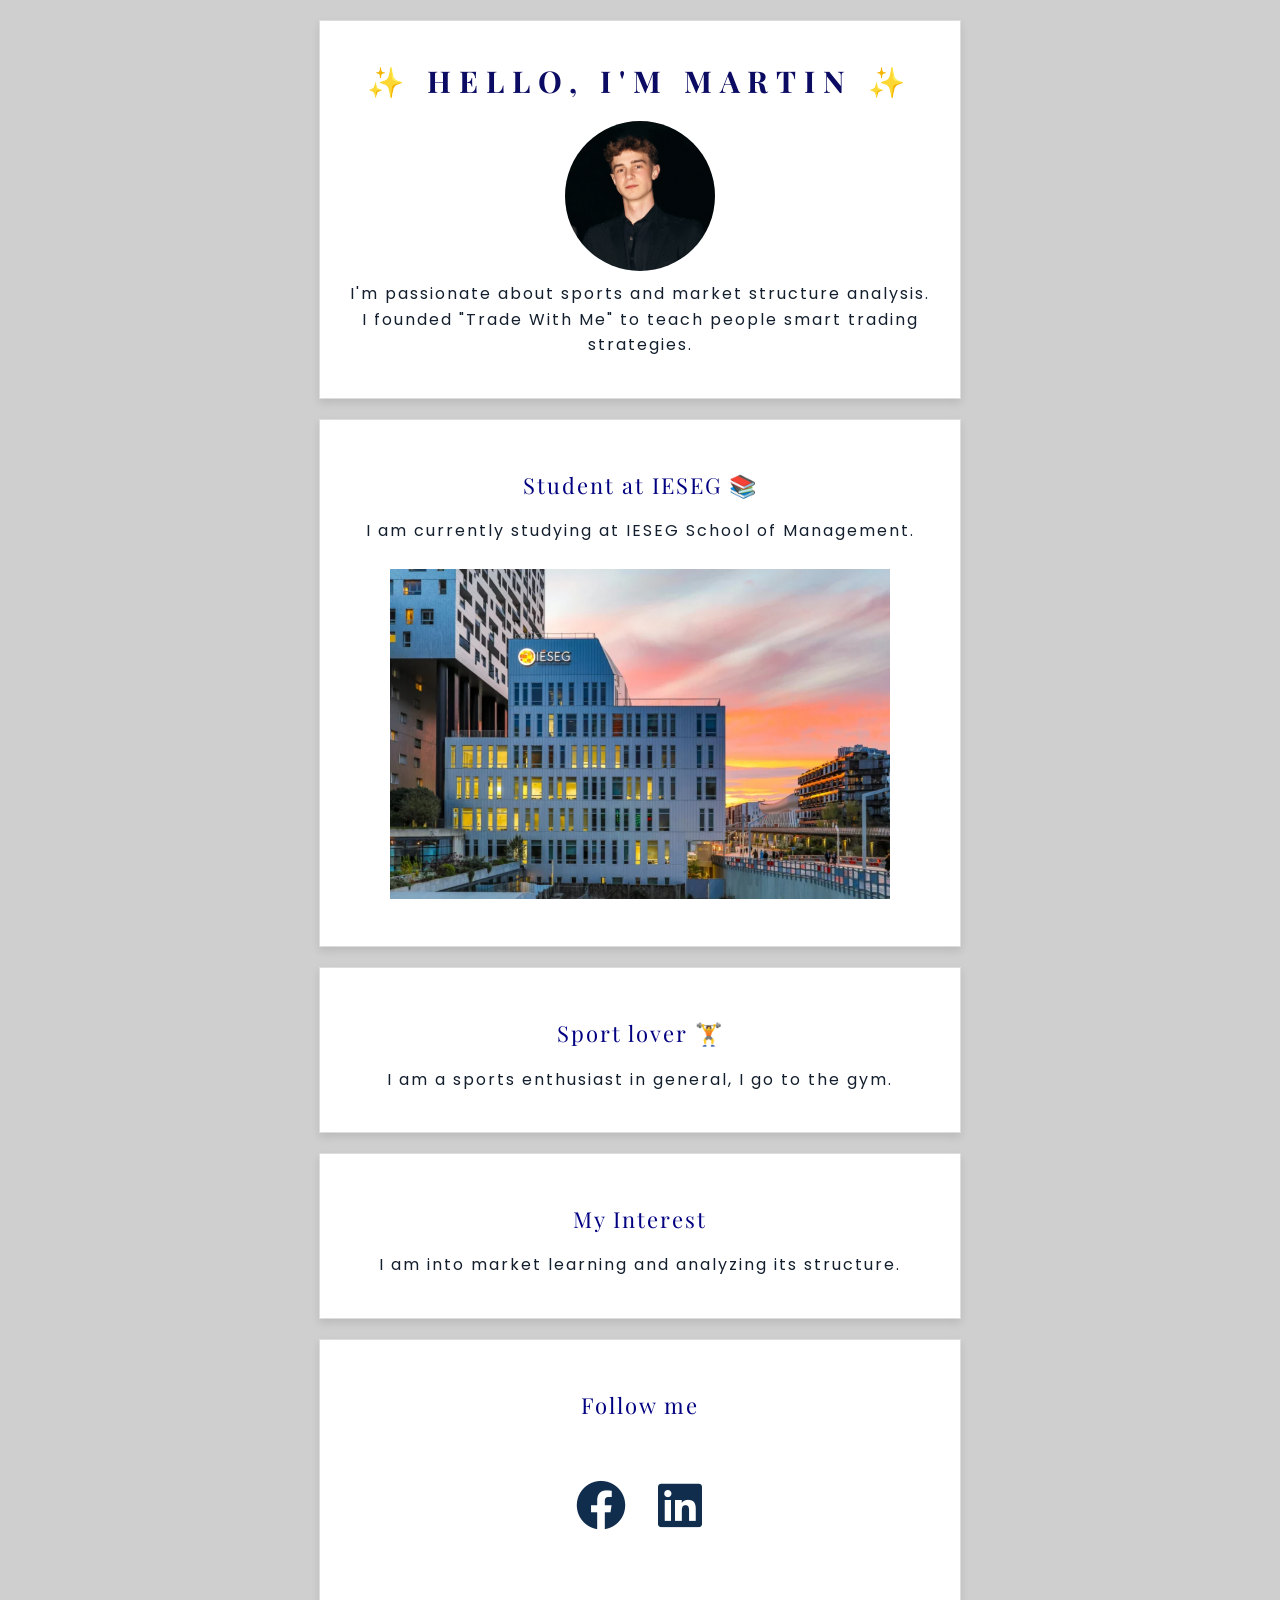
<file: index-profile.html>
<!DOCTYPE html>
<html lang="en">
<head>
    <title>Martin Stalet's Profile</title>
    <meta name="viewport" content="width=device-width, initial-scale=1.0">
    <meta charset="UTF-8">
    <link href="https://fonts.googleapis.com/css2?family=Playfair+Display:ital,wght@0,400..900;1,400..900&family=Poppins:ital,wght@0,100;0,200;0,300;0,400;0,500;0,600;0,700;0,800;0,900&display=swap" rel="stylesheet">
    <link rel="stylesheet" href="https://cdnjs.cloudflare.com/ajax/libs/font-awesome/6.0.0-beta3/css/all.min.css">

    <style>
        body {
            background: #cfcfcf;
            color: #131f2e;
            font-size: 17px;
            letter-spacing: 2px;
            font-family: "Playfair Display", serif;
            margin: 0;
            padding: 0;
        }

        .section {
            background: #fff;
            padding: 20px;
            margin: 20px auto;
            max-width: 600px;
            border: 1px solid #ddd; /* Bordure en angle droit */
            box-shadow: 0px 4px 8px rgba(0, 0, 0, 0.1); /* Ombre légère */
            text-align: center;
        }

        h1 {
            color: #0b0b63;
            font-weight: 700;
            letter-spacing: 8px;
            font-size: 30px;
            text-transform: uppercase;
            text-align: center;
            margin-bottom: 20px;
        }

        #profile-image {
            display: block;
            margin: 0 auto;
            width: 150px;
            height: 150px;
            border-radius: 50%;
            object-fit: cover;
            margin-bottom: 10px;
        }

        h2 {
            color: #000080;
            font-size: 22px;
            font-weight: 400;
            margin-top: 30px;
        }

        p {
            font-family: "Poppins", sans-serif;
            font-size: 16px;
            line-height: 1.6;
            margin: 0 10px 20px 10px;
        }

        a {
            text-decoration: none;
            color: #112D4E;
            font-weight: bold;
        }

        a:hover {
            color: #000080;
        }

        ul {
            list-style-type: none;
            padding: 0;
            display: flex;
            justify-content: center;
            gap: 30px;
            font-size: 50px;
        }

        ul li {
            display: inline-block;
        }
        
    </style>
</head>

<body>
    <div class="section">
        <h1>✨ Hello, I'm Martin ✨</h1>
      <img id="profile-image" src="images/profile-picture.jpg" alt="Martin Stalet Profile Image">
        <p>I'm passionate about sports and market structure analysis. I founded "Trade With Me" to teach people smart trading strategies.</p>
    </div>
    
    <div class="section">
        <h2>Student at IESEG 📚</h2>
        <p>I am currently studying at IESEG School of Management.
            <br><br>
            <img src="images/ieseg bat.webp" alt="IESEG Building" style="width: 500px; height: auto;">
        </p>
    </div>
    
    <div class="section">
        <h2>Sport lover 🏋️</h2>
        <p>I am a sports enthusiast in general, I go to the gym.</p>
    </div>
    
    <div class="section">
        <h2>My Interest</h2>
        <p>I am into market learning and analyzing its structure.</p>
    </div>
    
    <div class="section">
        <h2>Follow me</h2>
        <ul>
            <li>
                <a href="https://www.facebook.com/profile.php?id=61566202674563">
                    <i class="fa-brands fa-facebook"></i>
                </a>
            </li>
            <li>
                <a href="https://www.linkedin.com/in/martin-stalet-b47838331/">
                    <i class="fa-brands fa-linkedin"></i>
                </a>
            </li>
        </ul>
    </div>
</body>
</html>
</file>
